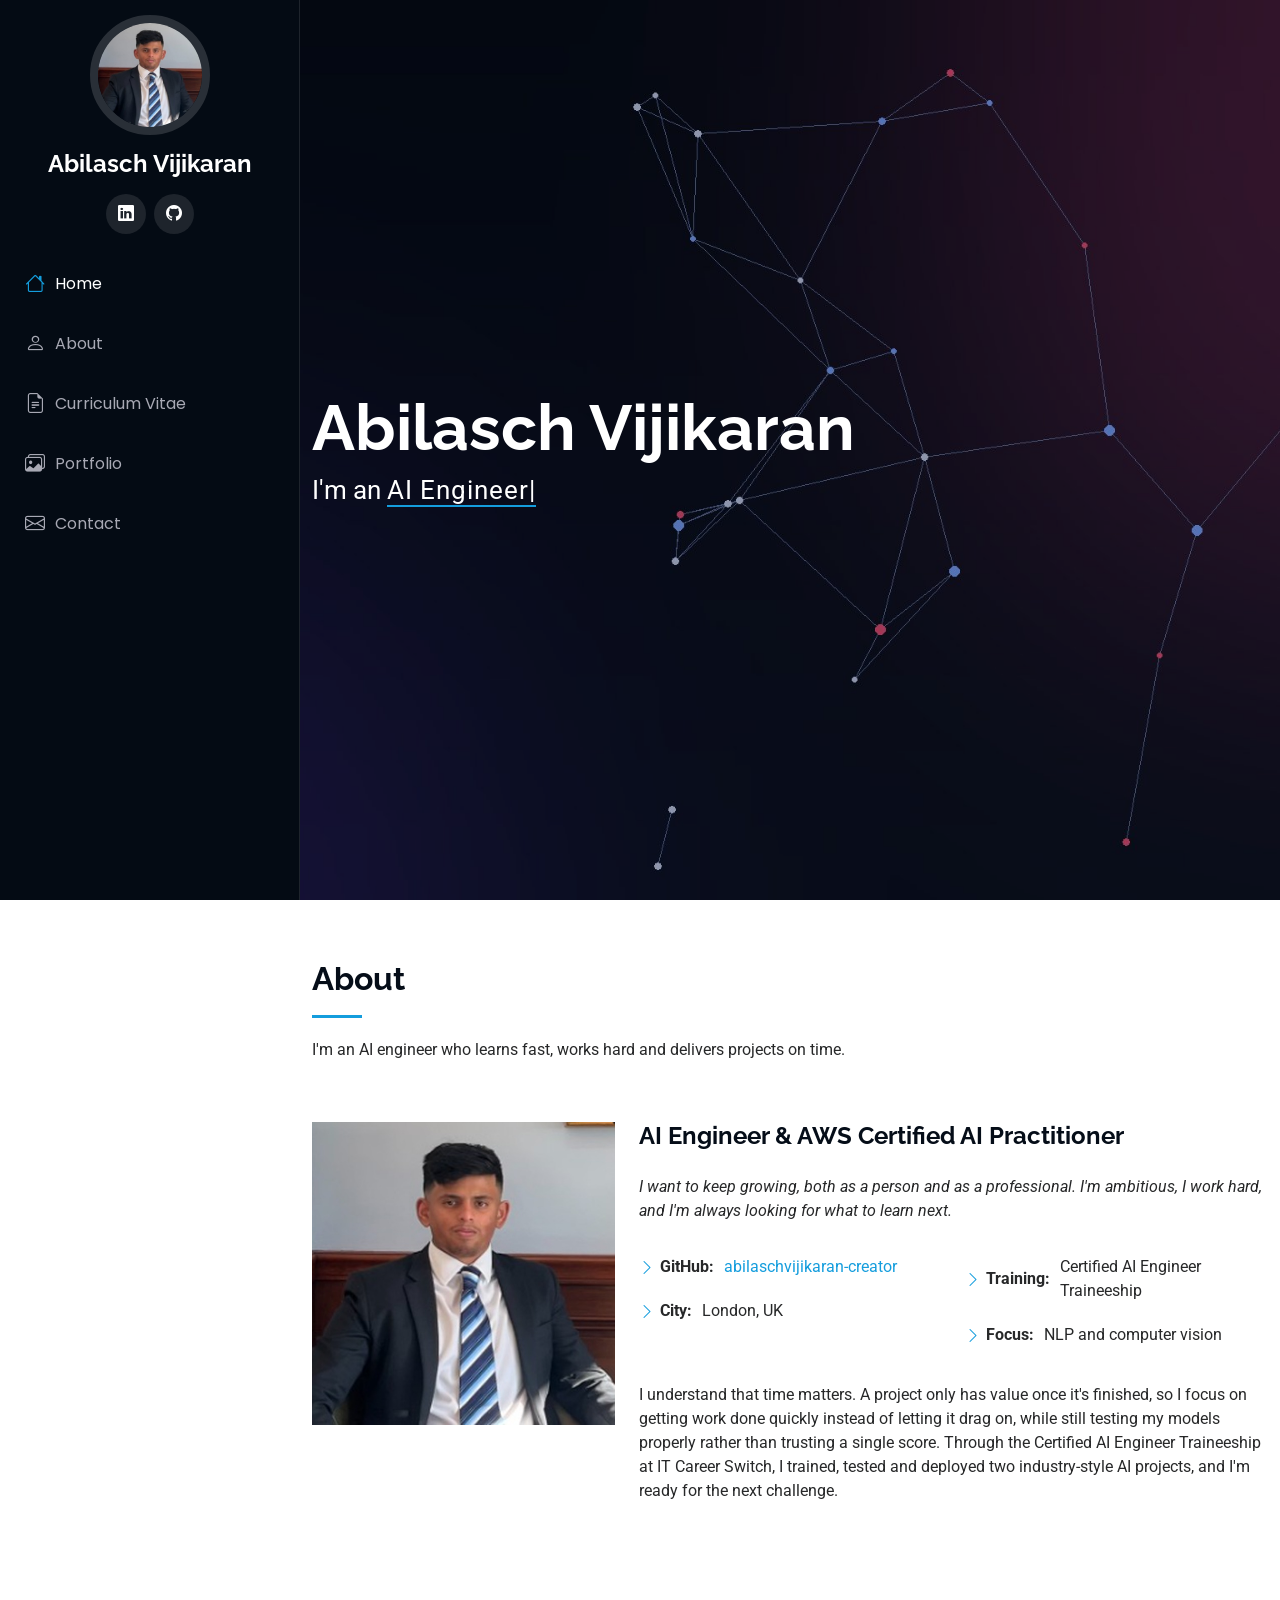
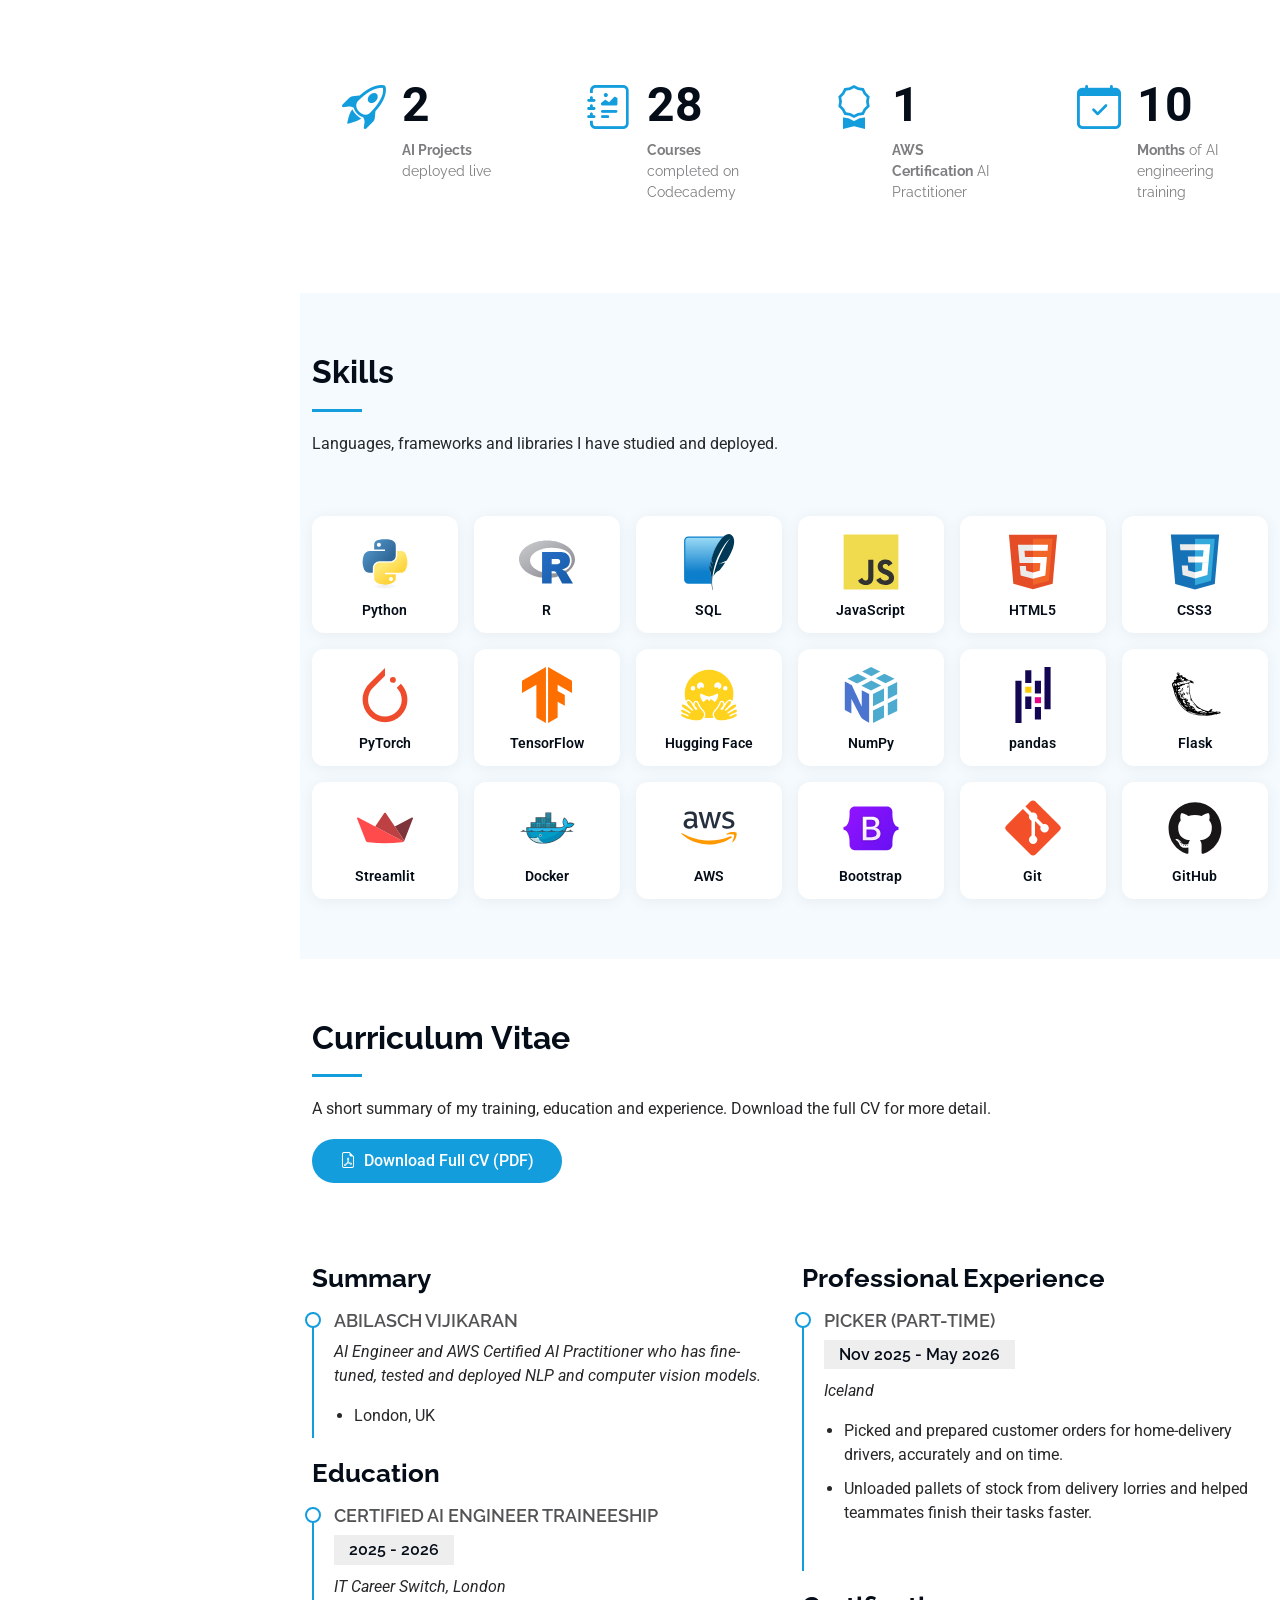
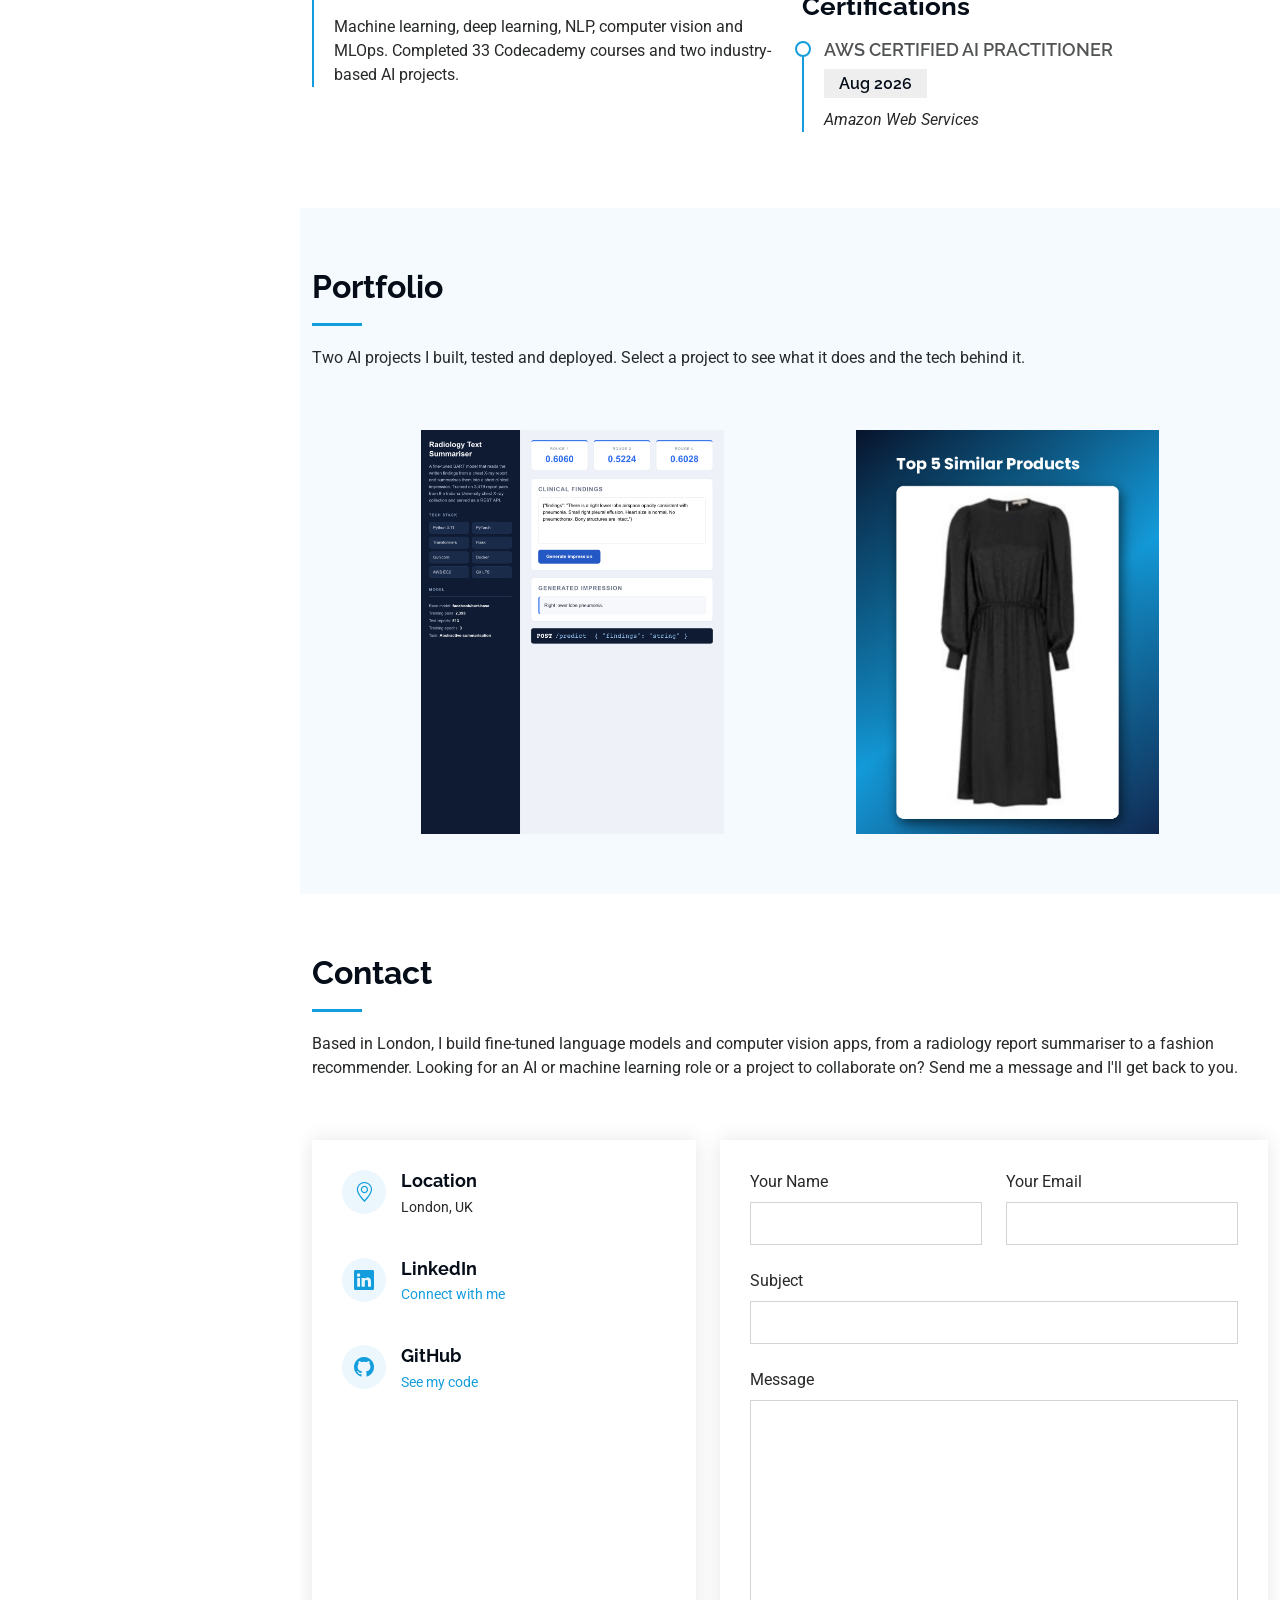
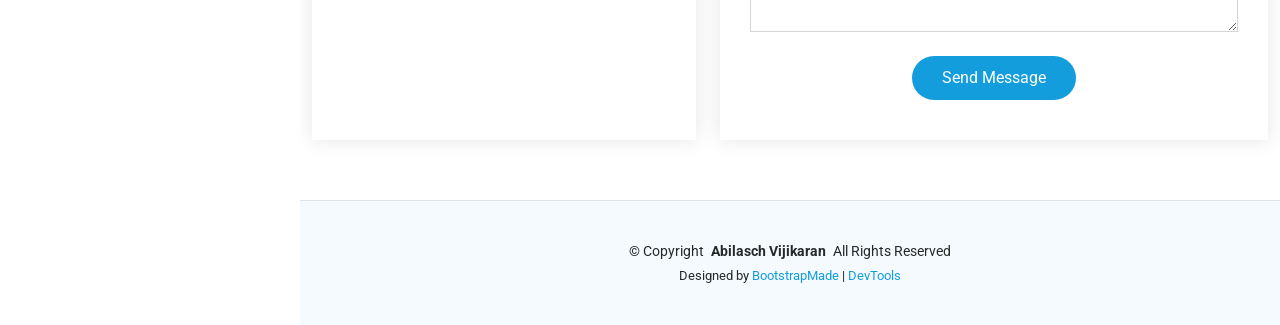
<file: showcase/iPortfolio/index.html>
<!DOCTYPE html>
<html lang="en-GB">

<head>
  <meta charset="utf-8">
  <meta content="width=device-width, initial-scale=1.0" name="viewport">
  <title>Abilasch Vijikaran | AI Engineer</title>
  <meta content="Portfolio of Abilasch Vijikaran, AI Engineer and AWS Certified AI Practitioner based in London." name="description">
  <meta content="AI engineer, machine learning, NLP, computer vision, PyTorch, Hugging Face, portfolio, London" name="keywords">

  <!-- Favicons -->
  <link href="assets/img/favicon.png" rel="icon">
  <link href="assets/img/apple-touch-icon.png" rel="apple-touch-icon">

  <!-- Fonts -->
  <link href="https://fonts.googleapis.com" rel="preconnect">
  <link href="https://fonts.gstatic.com" rel="preconnect" crossorigin>
  <link href="https://fonts.googleapis.com/css2?family=Roboto:ital,wght@0,100;0,300;0,400;0,500;0,700;0,900;1,100;1,300;1,400;1,500;1,700;1,900&family=Poppins:ital,wght@0,100;0,200;0,300;0,400;0,500;0,600;0,700;0,800;0,900;1,100;1,200;1,300;1,400;1,500;1,600;1,700;1,800;1,900&family=Raleway:ital,wght@0,100;0,200;0,300;0,400;0,500;0,600;0,700;0,800;0,900;1,100;1,200;1,300;1,400;1,500;1,600;1,700;1,800;1,900&display=swap" rel="stylesheet">

  <!-- Vendor CSS Files -->
  <link href="assets/vendor/bootstrap/css/bootstrap.min.css" rel="stylesheet">
  <link href="assets/vendor/bootstrap-icons/bootstrap-icons.css" rel="stylesheet">
  <link href="assets/vendor/aos/aos.css" rel="stylesheet">
  <link href="assets/vendor/glightbox/css/glightbox.min.css" rel="stylesheet">
  <link href="assets/vendor/swiper/swiper-bundle.min.css" rel="stylesheet">

  <!-- Main CSS File -->
  <link href="assets/css/main.css" rel="stylesheet">
  <!-- Custom CSS (logo grid, CV timeline, project modals) -->
  <link href="assets/css/custom.css" rel="stylesheet">

  <!-- =======================================================
  * Template Name: iPortfolio
  * Template URL: https://bootstrapmade.com/iportfolio-bootstrap-portfolio-websites-template/
  * Updated: Jun 29 2024 with Bootstrap v5.3.3
  * Author: BootstrapMade.com
  * License: https://bootstrapmade.com/license/
  * Customised by Abilasch Vijikaran
  ======================================================== -->
</head>

<body class="index-page">

  <header id="header" class="header dark-background d-flex flex-column">
    <i class="header-toggle d-xl-none bi bi-list"></i>

    <div class="profile-img">
      <img src="assets/img/profile.jpg" alt="Abilasch Vijikaran" class="img-fluid rounded-circle">
    </div>

    <a href="index.html" class="logo d-flex align-items-center justify-content-center">
      <h1 class="sitename">Abilasch Vijikaran</h1>
    </a>

    <div class="social-links text-center">
      <a href="https://www.linkedin.com/in/abilasch-vijikaran-117aa824a/" class="linkedin" target="_blank" rel="noopener noreferrer" aria-label="LinkedIn"><i class="bi bi-linkedin"></i></a>
      <a href="https://github.com/abilaschvijikaran-creator" class="github" target="_blank" rel="noopener noreferrer" aria-label="GitHub"><i class="bi bi-github"></i></a>
    </div>

    <nav id="navmenu" class="navmenu">
      <ul>
        <li><a href="#hero" class="active"><i class="bi bi-house navicon"></i>Home</a></li>
        <li><a href="#about"><i class="bi bi-person navicon"></i> About</a></li>
        <li><a href="#cv"><i class="bi bi-file-earmark-text navicon"></i> Curriculum Vitae</a></li>
        <li><a href="#portfolio"><i class="bi bi-images navicon"></i> Portfolio</a></li>
        <li><a href="#contact"><i class="bi bi-envelope navicon"></i> Contact</a></li>
      </ul>
    </nav>

  </header>

  <main class="main">

    <!-- Hero Section -->
    <section id="hero" class="hero section dark-background">

      <img src="assets/img/hero-bg-abz.jpg" alt="" data-aos="fade-in" class="">

      <div class="container" data-aos="fade-up" data-aos-delay="100">
        <h2>Abilasch Vijikaran</h2>
        <p>I'm an <span class="typed" data-typed-items="AI Engineer, ML Engineer, AWS Certified AI Practitioner">AI Engineer</span></p>
      </div>

    </section><!-- /Hero Section -->

    <!-- About Section -->
    <section id="about" class="about section">

      <!-- Section Title -->
      <div class="container section-title" data-aos="fade-up">
        <h2>About</h2>
        <p>I'm an AI engineer who learns fast, works hard and delivers projects on time.</p>
      </div><!-- End Section Title -->

      <div class="container" data-aos="fade-up" data-aos-delay="100">

        <div class="row gy-4 justify-content-center">
          <div class="col-lg-4">
            <img src="assets/img/profile.jpg" class="img-fluid" alt="Abilasch Vijikaran">
          </div>
          <div class="col-lg-8 content">
            <h2>AI Engineer &amp; AWS Certified AI Practitioner</h2>
            <p class="fst-italic py-3">
              I want to keep growing, both as a person and as a professional. I'm ambitious, I work hard, and I'm always looking for what to learn next.
            </p>
            <div class="row">
              <div class="col-lg-6">
                <ul>
                  <li><i class="bi bi-chevron-right"></i> <strong>GitHub:</strong> <span><a href="https://github.com/abilaschvijikaran-creator" target="_blank" rel="noopener noreferrer">abilaschvijikaran-creator</a></span></li>
                  <li><i class="bi bi-chevron-right"></i> <strong>City:</strong> <span>London, UK</span></li>
                </ul>
              </div>
              <div class="col-lg-6">
                <ul>
                  <li><i class="bi bi-chevron-right"></i> <strong>Training:</strong> <span>Certified AI Engineer Traineeship</span></li>
                  <li><i class="bi bi-chevron-right"></i> <strong>Focus:</strong> <span>NLP and computer vision</span></li>
                </ul>
              </div>
            </div>
            <p class="py-3">
              I understand that time matters. A project only has value once it's finished, so I focus on getting work done quickly instead of letting it drag on, while still testing my models properly rather than trusting a single score. Through the Certified AI Engineer Traineeship at IT Career Switch, I trained, tested and deployed two industry-style AI projects, and I'm ready for the next challenge.
            </p>
          </div>
        </div>

      </div>

    </section><!-- /About Section -->

    <!-- Stats Section -->
    <section id="stats" class="stats section">

      <div class="container" data-aos="fade-up" data-aos-delay="100">

        <div class="row gy-4">

          <div class="col-lg-3 col-md-6">
            <div class="stats-item">
              <i class="bi bi-rocket-takeoff"></i>
              <span data-purecounter-start="0" data-purecounter-end="2" data-purecounter-duration="1" class="purecounter"></span>
              <p><strong>AI Projects</strong> <span>deployed live</span></p>
            </div>
          </div><!-- End Stats Item -->

          <div class="col-lg-3 col-md-6">
            <div class="stats-item">
              <i class="bi bi-journal-richtext"></i>
              <span data-purecounter-start="0" data-purecounter-end="33" data-purecounter-duration="1" class="purecounter"></span>
              <p><strong>Courses</strong> <span>completed on Codecademy</span></p>
            </div>
          </div><!-- End Stats Item -->

          <div class="col-lg-3 col-md-6">
            <div class="stats-item">
              <i class="bi bi-award"></i>
              <span data-purecounter-start="0" data-purecounter-end="1" data-purecounter-duration="1" class="purecounter"></span>
              <p><strong>AWS Certification</strong> <span>AI Practitioner</span></p>
            </div>
          </div><!-- End Stats Item -->

          <div class="col-lg-3 col-md-6">
            <div class="stats-item">
              <i class="bi bi-calendar-check"></i>
              <span data-purecounter-start="0" data-purecounter-end="12" data-purecounter-duration="1" class="purecounter"></span>
              <p><strong>Months</strong> <span>of AI engineering training</span></p>
            </div>
          </div><!-- End Stats Item -->

        </div>

      </div>

    </section><!-- /Stats Section -->

    <!-- Skills Section (rating bars replaced with a grid of official logos) -->
    <section id="skills" class="skills section light-background">

      <!-- Section Title -->
      <div class="container section-title" data-aos="fade-up">
        <h2>Skills</h2>
        <p>Languages, frameworks and libraries I have studied and deployed.</p>
      </div><!-- End Section Title -->

      <div class="container" data-aos="fade-up" data-aos-delay="100">

        <div class="row row-cols-3 row-cols-sm-4 row-cols-lg-6 g-3 logo-grid">
          <div class="col"><div class="logo-card"><img src="assets/img/logos/python.svg" alt="Python logo"><span>Python</span></div></div>
          <div class="col"><div class="logo-card"><img src="assets/img/logos/r.svg" alt="R logo"><span>R</span></div></div>
          <div class="col"><div class="logo-card"><img src="assets/img/logos/sqlite.svg" alt="SQLite logo"><span>SQL</span></div></div>
          <div class="col"><div class="logo-card"><img src="assets/img/logos/javascript.svg" alt="JavaScript logo"><span>JavaScript</span></div></div>
          <div class="col"><div class="logo-card"><img src="assets/img/logos/html5.svg" alt="HTML5 logo"><span>HTML5</span></div></div>
          <div class="col"><div class="logo-card"><img src="assets/img/logos/css3.svg" alt="CSS3 logo"><span>CSS3</span></div></div>
          <div class="col"><div class="logo-card"><img src="assets/img/logos/pytorch.svg" alt="PyTorch logo"><span>PyTorch</span></div></div>
          <div class="col"><div class="logo-card"><img src="assets/img/logos/tensorflow.svg" alt="TensorFlow logo"><span>TensorFlow</span></div></div>
          <div class="col"><div class="logo-card"><img src="assets/img/logos/huggingface.svg" alt="Hugging Face logo"><span>Hugging Face</span></div></div>
          <div class="col"><div class="logo-card"><img src="assets/img/logos/numpy.svg" alt="NumPy logo"><span>NumPy</span></div></div>
          <div class="col"><div class="logo-card"><img src="assets/img/logos/pandas.svg" alt="pandas logo"><span>pandas</span></div></div>
          <div class="col"><div class="logo-card"><img src="assets/img/logos/flask.svg" alt="Flask logo"><span>Flask</span></div></div>
          <div class="col"><div class="logo-card"><img src="assets/img/logos/streamlit.svg" alt="Streamlit logo"><span>Streamlit</span></div></div>
          <div class="col"><div class="logo-card"><img src="assets/img/logos/docker.svg" alt="Docker logo"><span>Docker</span></div></div>
          <div class="col"><div class="logo-card"><img src="assets/img/logos/aws.svg" alt="AWS logo"><span>AWS</span></div></div>
          <div class="col"><div class="logo-card"><img src="assets/img/logos/bootstrap.svg" alt="Bootstrap logo"><span>Bootstrap</span></div></div>
          <div class="col"><div class="logo-card"><img src="assets/img/logos/git.svg" alt="Git logo"><span>Git</span></div></div>
          <div class="col"><div class="logo-card"><img src="assets/img/logos/github.svg" alt="GitHub logo"><span>GitHub</span></div></div>
        </div>

      </div>

    </section><!-- /Skills Section -->

    <!-- Curriculum Vitae Section -->
    <section id="cv" class="cv section">

      <!-- Section Title -->
      <div class="container section-title" data-aos="fade-up">
        <h2>Curriculum Vitae</h2>
        <p>A short summary of my training, education and experience. Download the full CV for more detail.</p>
        <a href="assets/cv/Abilasch_Vijikaran_CV.pdf" target="_blank" rel="noopener" download="Abilasch_Vijikaran_CV.pdf" class="btn-cv">
          <i class="bi bi-file-earmark-pdf"></i> Download Full CV (PDF)
        </a>
      </div><!-- End Section Title -->

      <div class="container">

        <div class="row">

          <div class="col-lg-6" data-aos="fade-up" data-aos-delay="100">
            <h3 class="cv-title">Summary</h3>

            <div class="cv-item pb-0">
              <h4>Abilasch Vijikaran</h4>
              <p><em>AI Engineer and AWS Certified AI Practitioner who has fine-tuned, tested and deployed NLP and computer vision models.</em></p>
              <ul>
                <li>London, UK</li>
              </ul>
            </div><!-- End CV Item -->

            <h3 class="cv-title">Education</h3>
            <div class="cv-item">
              <h4>Certified AI Engineer Traineeship</h4>
              <h5>2025 - 2026</h5>
              <p><em>IT Career Switch, London</em></p>
              <p>Machine learning, deep learning, NLP, computer vision and MLOps. Completed 33 Codecademy courses and two industry-based AI projects.</p>
            </div><!-- End CV Item -->

          </div>

          <div class="col-lg-6" data-aos="fade-up" data-aos-delay="200">
            <h3 class="cv-title">Professional Experience</h3>
            <div class="cv-item">
              <h4>Picker (part-time)</h4>
              <h5>Nov 2025 - May 2026</h5>
              <p><em>Iceland</em></p>
              <ul>
                <li>Picked and prepared customer orders for home-delivery drivers, accurately and on time.</li>
                <li>Unloaded pallets of stock from delivery lorries and helped teammates finish their tasks faster.</li>
              </ul>
            </div><!-- End CV Item -->

            <h3 class="cv-title">Certifications</h3>
            <div class="cv-item">
              <h4>AWS Certified AI Practitioner</h4>
              <h5>Aug 2026</h5>
              <p><em>Amazon Web Services</em></p>
            </div><!-- End CV Item -->

          </div>

        </div>

      </div>

    </section><!-- /Curriculum Vitae Section -->

    <!-- Portfolio Section (filter widget removed; details open in modals) -->
    <section id="portfolio" class="portfolio section light-background">

      <!-- Section Title -->
      <div class="container section-title" data-aos="fade-up">
        <h2>Portfolio</h2>
        <p>Two AI projects I built, tested and deployed. Select a project to see what it does and the tech behind it.</p>
      </div><!-- End Section Title -->

      <div class="container">

        <div class="row gy-4 justify-content-evenly" data-aos="fade-up" data-aos-delay="200">

          <div class="col-lg-4 col-md-6 portfolio-item">
            <div class="portfolio-content h-100">
              <img src="assets/img/portfolio/summariser.png" class="img-fluid" alt="Radiology Report Summariser mobile screenshot">
              <div class="portfolio-info">
                <h4>Radiology Report Summariser</h4>
                <p>Fine-tuned BART · Flask API on AWS</p>
                <a href="assets/img/portfolio/summariser.png" title="Radiology Report Summariser" data-gallery="portfolio-gallery" class="glightbox preview-link"><i class="bi bi-zoom-in"></i></a>
                <a href="#" title="More Details" class="details-link" data-bs-toggle="modal" data-bs-target="#modal-summariser"><i class="bi bi-link-45deg"></i></a>
              </div>
            </div>
          </div><!-- End Portfolio Item -->

          <div class="col-lg-4 col-md-6 portfolio-item">
            <div class="portfolio-content h-100">
              <img src="assets/img/portfolio/fashion.png" class="img-fluid" alt="Visual Fashion Recommender mobile screenshot">
              <div class="portfolio-info">
                <h4>Visual Fashion Recommender</h4>
                <p>ResNet50 · PyTorch · Streamlit</p>
                <a href="assets/img/portfolio/fashion.png" title="Visual Fashion Recommender" data-gallery="portfolio-gallery" class="glightbox preview-link"><i class="bi bi-zoom-in"></i></a>
                <a href="#" title="More Details" class="details-link" data-bs-toggle="modal" data-bs-target="#modal-fashion"><i class="bi bi-link-45deg"></i></a>
              </div>
            </div>
          </div><!-- End Portfolio Item -->

        </div>

      </div>

    </section><!-- /Portfolio Section -->

    <!-- Contact Section -->
    <section id="contact" class="contact section">

      <!-- Section Title -->
      <div class="container section-title" data-aos="fade-up">
        <h2>Contact</h2>
        <p>Based in London, I build fine-tuned language models and computer vision apps, from a radiology report summariser to a fashion recommender. Looking for an AI or machine learning role or a project to collaborate on? Send me a message and I'll get back to you.</p>
      </div><!-- End Section Title -->

      <div class="container" data-aos="fade-up" data-aos-delay="100">

        <div class="row gy-4">

          <div class="col-lg-5">

            <div class="info-wrap">
              <div class="info-item d-flex" data-aos="fade-up" data-aos-delay="200">
                <i class="bi bi-geo-alt flex-shrink-0"></i>
                <div>
                  <h3>Location</h3>
                  <p>London, UK</p>
                </div>
              </div><!-- End Info Item -->

              <div class="info-item d-flex" data-aos="fade-up" data-aos-delay="300">
                <i class="bi bi-linkedin flex-shrink-0"></i>
                <div>
                  <h3>LinkedIn</h3>
                  <p><a href="https://www.linkedin.com/in/abilasch-vijikaran-117aa824a/" target="_blank" rel="noopener noreferrer">Connect with me</a></p>
                </div>
              </div><!-- End Info Item -->

              <div class="info-item d-flex" data-aos="fade-up" data-aos-delay="400">
                <i class="bi bi-github flex-shrink-0"></i>
                <div>
                  <h3>GitHub</h3>
                  <p><a href="https://github.com/abilaschvijikaran-creator" target="_blank" rel="noopener noreferrer">See my code</a></p>
                </div>
              </div><!-- End Info Item -->

              <iframe src="https://maps.google.com/maps?q=London,%20UK&z=11&output=embed" title="Map of London" frameborder="0" style="border:0; width: 100%; height: 270px;" allowfullscreen="" loading="lazy" referrerpolicy="no-referrer-when-downgrade"></iframe>
            </div>
          </div>

          <div class="col-lg-7">
            <!-- Sends through Web3Forms (free, no server needed). Paste your access key below. -->
            <form id="contact-form" action="https://api.web3forms.com/submit" method="post" class="php-email-form" data-aos="fade-up" data-aos-delay="200">
              <input type="hidden" name="access_key" value="e33e0313-50fe-4f48-9e7e-3c7fc26d03a6">
              <input type="hidden" name="from_name" value="Portfolio website">
              <input type="checkbox" name="botcheck" class="d-none" tabindex="-1" autocomplete="off">
              <div class="row gy-4">

                <div class="col-md-6">
                  <label for="name-field" class="pb-2">Your Name</label>
                  <input type="text" name="name" id="name-field" class="form-control" required="">
                </div>

                <div class="col-md-6">
                  <label for="email-field" class="pb-2">Your Email</label>
                  <input type="email" class="form-control" name="email" id="email-field" required="">
                </div>

                <div class="col-md-12">
                  <label for="subject-field" class="pb-2">Subject</label>
                  <input type="text" class="form-control" name="subject" id="subject-field" required="">
                </div>

                <div class="col-md-12">
                  <label for="message-field" class="pb-2">Message</label>
                  <textarea class="form-control" name="message" rows="10" id="message-field" required=""></textarea>
                </div>

                <div class="col-md-12 text-center">
                  <div class="loading">Loading</div>
                  <div class="error-message"></div>
                  <div class="sent-message">Your message has been sent. Thank you!</div>

                  <button type="submit">Send Message</button>
                </div>

              </div>
            </form>
          </div><!-- End Contact Form -->

        </div>

      </div>

    </section><!-- /Contact Section -->

  </main>

  <footer id="footer" class="footer position-relative light-background">

    <div class="container">
      <div class="copyright text-center ">
        <p>© <span>Copyright</span> <strong class="px-1 sitename">Abilasch Vijikaran</strong> <span>All Rights Reserved</span></p>
      </div>
      <div class="credits">
        <!-- All the links in the footer should remain intact. -->
        <!-- You can delete the links only if you've purchased the pro version. -->
        <!-- Licensing information: https://bootstrapmade.com/license/ -->
        Designed by <a href="https://bootstrapmade.com/" target="_blank" rel="noopener noreferrer">BootstrapMade</a> | <a href="https://bootstrapmade.com/tools/" target="_blank" rel="noopener noreferrer">DevTools</a>
      </div>
    </div>

  </footer>

  <!-- ===== Project Modals (project details open here instead of a new page) ===== -->
  <div class="modal fade project-modal" id="modal-summariser" tabindex="-1" aria-labelledby="modal-summariser-title" aria-hidden="true">
    <div class="modal-dialog modal-dialog-centered modal-lg">
      <div class="modal-content">
        <div class="modal-header">
          <h3 class="modal-title" id="modal-summariser-title">Radiology Report Summariser</h3>
          <button type="button" class="btn-close" data-bs-dismiss="modal" aria-label="Close"></button>
        </div>
        <div class="modal-body">
          <div class="row g-4">
            <div class="col-md-4 text-center"><img src="assets/img/portfolio/summariser.png" class="modal-shot" alt="Radiology Report Summariser mobile screenshot"></div>
            <div class="col-md-8">
              <p>A fine-tuned language model that turns chest X-ray findings into short radiology summaries, served through a live API.</p>
              <ul>
                <li>Fine-tuned BART on 2,393 chest X-ray findings and impression pairs.</li>
                <li>ROUGE-1 F1 of 0.61 on held-out test data, against a 0.30 target.</li>
                <li>Found and documented a bias towards "no acute findings" on abnormal reports.</li>
              </ul>
              <h4>Tech stack</h4>
              <div class="stack"><span>Python</span><span>PyTorch</span><span>Hugging Face Transformers</span><span>BART</span><span>Flask</span><span>Gunicorn</span><span>Docker</span><span>AWS EC2</span><span>Git LFS</span></div>
              <a href="http://13.63.6.159:5000" target="_blank" rel="noopener noreferrer" class="btn-cv btn-live"><i class="bi bi-box-arrow-up-right"></i> Live demo</a>
            </div>
          </div>
        </div>
      </div>
    </div>
  </div>

  <div class="modal fade project-modal" id="modal-fashion" tabindex="-1" aria-labelledby="modal-fashion-title" aria-hidden="true">
    <div class="modal-dialog modal-dialog-centered modal-lg">
      <div class="modal-content">
        <div class="modal-header">
          <h3 class="modal-title" id="modal-fashion-title">Visual Fashion Recommender</h3>
          <button type="button" class="btn-close" data-bs-dismiss="modal" aria-label="Close"></button>
        </div>
        <div class="modal-body">
          <div class="row g-4">
            <div class="col-md-4 text-center"><img src="assets/img/portfolio/fashion-app.png" class="modal-shot" alt="Visual Fashion Recommender mobile screenshot"></div>
            <div class="col-md-8">
              <p>Upload a photo of clothing and get the five most visually similar products, ranked by cosine similarity.</p>
              <ul>
                <li>Turns images into ResNet50 embeddings and compares them with cosine similarity.</li>
                <li>Cleaned the dataset by removing invalid and duplicate images.</li>
                <li>Top matches scored above 0.9 in my tests, against a 0.7 target.</li>
              </ul>
              <h4>Tech stack</h4>
              <div class="stack"><span>Python</span><span>PyTorch</span><span>torchvision</span><span>ResNet50</span><span>Streamlit</span><span>Hugging Face</span></div>
              <a href="https://abilaschvijikaran-b7brzhodzpjrgjkozgy2ch.streamlit.app/" target="_blank" rel="noopener noreferrer" class="btn-cv btn-live"><i class="bi bi-box-arrow-up-right"></i> Live demo</a>
            </div>
          </div>
        </div>
      </div>
    </div>
  </div>

  <!-- Scroll Top -->
  <a href="#" id="scroll-top" class="scroll-top d-flex align-items-center justify-content-center" aria-label="Back to top"><i class="bi bi-arrow-up-short"></i></a>

  <!-- Preloader -->
  <div id="preloader"></div>

  <!-- Vendor JS Files -->
  <script src="assets/vendor/bootstrap/js/bootstrap.bundle.min.js"></script>
  <script src="assets/vendor/aos/aos.js"></script>
  <script src="assets/vendor/typed.js/typed.umd.js"></script>
  <script src="assets/vendor/purecounter/purecounter_vanilla.js"></script>
  <script src="assets/vendor/waypoints/noframework.waypoints.js"></script>
  <script src="assets/vendor/glightbox/js/glightbox.min.js"></script>
  <script src="assets/vendor/imagesloaded/imagesloaded.pkgd.min.js"></script>
  <script src="assets/vendor/isotope-layout/isotope.pkgd.min.js"></script>
  <script src="assets/vendor/swiper/swiper-bundle.min.js"></script>

  <!-- Main JS File -->
  <script src="assets/js/main.js"></script>
  <!-- Custom JS (new-tab links, working contact form) -->
  <script src="assets/js/custom.js"></script>

</body>

</html>
</file>
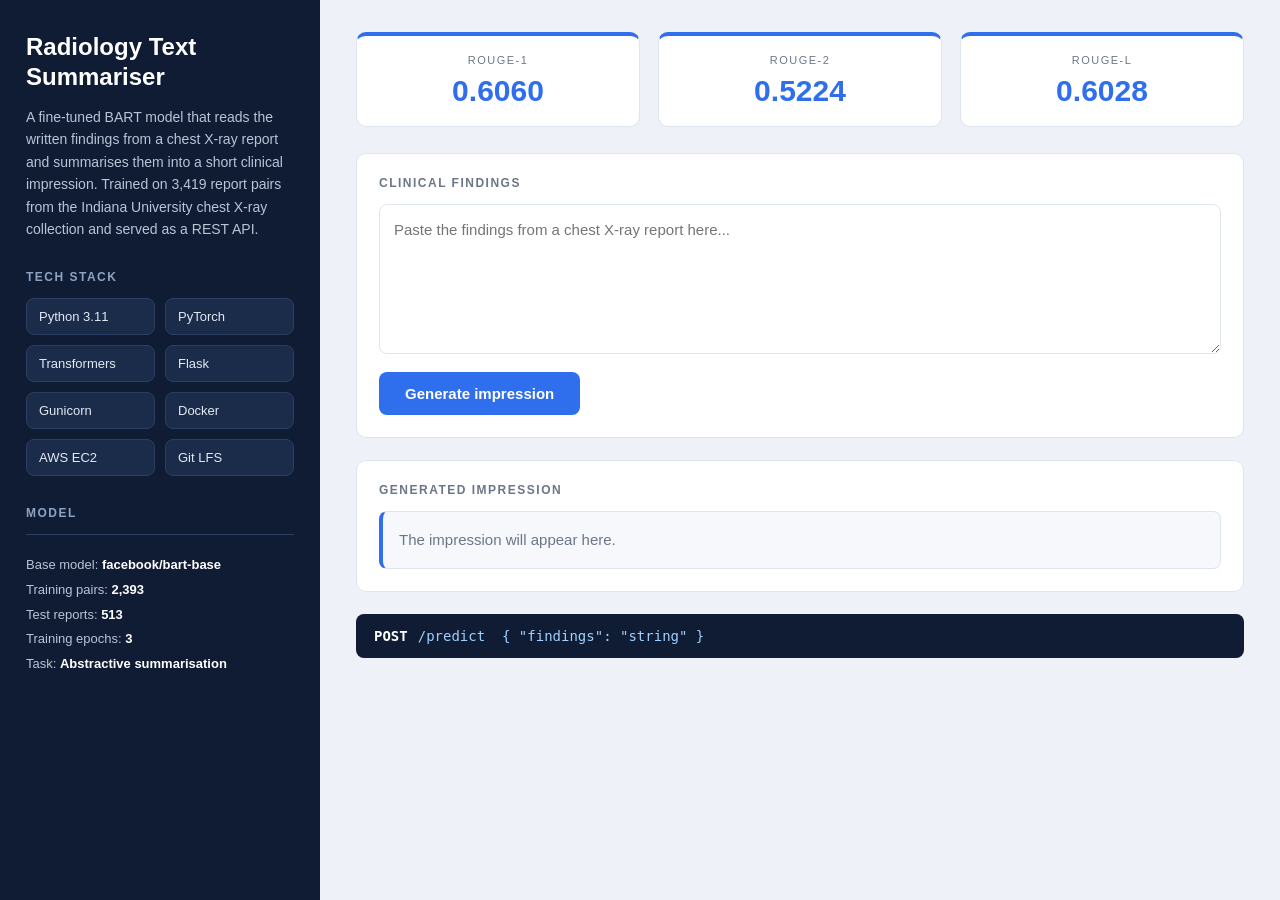
<file: src/templates/index.html>
<!DOCTYPE html>
<html>
<head>
    <title>Radiology Text Summariser</title>

    <style>
        /* ---------- colours used across the page ---------- */
        :root {
            --navy:      #0f1c33;   
            --navy-soft: #1b2c4a;   
            --blue:      #2f6fed;   
            --blue-dark: #2458c4;   
            --page-bg:   #eef2f8;   
            --card:      #ffffff;
            --text:      #1a1f2b;   
            --muted:     #6b7688;   
            --line:      #dfe5ef;  
        }

        * { box-sizing: border-box; }

        body {
            font-family: "Segoe UI", Arial, sans-serif;
            margin: 0;
            background-color: var(--page-bg);
            color: var(--text);
        }

        /* ---------- two column layout: sidebar + main area ---------- */
        .layout {
            display: flex;
            min-height: 100vh;
        }

        /* ---------- LEFT SIDEBAR ---------- */
        .sidebar {
            width: 320px;
            background-color: var(--navy);
            color: #ffffff;
            padding: 32px 26px;
            flex-shrink: 0;
        }

        .sidebar h1 {
            font-size: 24px;
            margin: 0 0 14px 0;
            line-height: 1.25;
        }

        .sidebar .description {
            font-size: 14px;
            line-height: 1.6;
            color: #b9c4d6;
            margin-bottom: 30px;
        }

        .sidebar h2 {
            font-size: 12px;
            letter-spacing: 1.5px;
            text-transform: uppercase;
            color: #8ea3c4;
            margin: 0 0 14px 0;
        }

        /* the tech stack items, two per row */
        .stack {
            display: grid;
            grid-template-columns: 1fr 1fr;
            gap: 10px;
            margin-bottom: 30px;
        }

        .stack-item {
            background-color: var(--navy-soft);
            border: 1px solid #2c3f63;
            border-radius: 8px;
            padding: 10px 12px;
            font-size: 13px;
            color: #e3e9f4;
        }

        /* small details block at the bottom of the sidebar */
        .facts {
            font-size: 13px;
            line-height: 1.9;
            color: #b9c4d6;
            border-top: 1px solid #2c3f63;
            padding-top: 18px;
        }

        .facts span {
            color: #ffffff;
            font-weight: 600;
        }

        /* ---------- RIGHT MAIN AREA ---------- */
        .main {
            flex-grow: 1;
            padding: 32px 36px;
        }

        /* the three ROUGE score cards along the top */
        .scores {
            display: grid;
            grid-template-columns: 1fr 1fr 1fr;
            gap: 18px;
            margin-bottom: 26px;
        }

        .score-card {
            background-color: var(--card);
            border: 1px solid var(--line);
            border-top: 4px solid var(--blue);
            border-radius: 10px;
            padding: 18px;
            text-align: center;
        }

        .score-label {
            font-size: 11px;
            letter-spacing: 1.5px;
            text-transform: uppercase;
            color: var(--muted);
            margin-bottom: 8px;
        }

        .score-value {
            font-size: 30px;
            font-weight: 700;
            color: var(--blue);
        }

        /* white panels used for the input and the output */
        .panel {
            background-color: var(--card);
            border: 1px solid var(--line);
            border-radius: 10px;
            padding: 22px;
            margin-bottom: 22px;
        }

        .panel h2 {
            font-size: 12px;
            letter-spacing: 1.5px;
            text-transform: uppercase;
            color: var(--muted);
            margin: 0 0 14px 0;
        }

        textarea {
            width: 100%;
            height: 150px;
            padding: 14px;
            font-family: inherit;
            font-size: 15px;
            line-height: 1.5;
            border: 1px solid var(--line);
            border-radius: 8px;
            resize: vertical;
        }

        textarea:focus {
            outline: none;
            border-color: var(--blue);
        }

        button {
            margin-top: 14px;
            padding: 13px 26px;
            font-size: 15px;
            font-weight: 600;
            font-family: inherit;
            color: #ffffff;
            background-color: var(--blue);
            border: none;
            border-radius: 8px;
            cursor: pointer;
        }

        button:hover { background-color: var(--blue-dark); }

        /* the box the impression gets written into */
        .output-box {
            background-color: #f6f8fc;
            border: 1px solid var(--line);
            border-left: 4px solid var(--blue);
            border-radius: 8px;
            padding: 16px;
            font-size: 15px;
            line-height: 1.6;
            min-height: 56px;
            color: var(--text);
        }

        .placeholder { color: var(--muted); }

        /* red styling, only used when the API returns an error */
        .error-box {
            background-color: #fdf3f3;
            border: 1px solid #f3d4d4;
            border-left: 4px solid #d94b4b;
            border-radius: 8px;
            padding: 16px;
            font-size: 15px;
            color: #9e2b2b;
        }

        /* the small dark strip showing the API call */
        .api-snapshot {
            background-color: var(--navy);
            border-radius: 8px;
            padding: 14px 18px;
            font-family: Consolas, monospace;
            font-size: 14px;
            color: #9fd0ff;
        }

        .api-snapshot .method {
            color: #ffffff;
            font-weight: 700;
            margin-right: 10px;
        }

        /* stack the columns on a narrow screen */
        @media (max-width: 900px) {
            .layout { flex-direction: column; }
            .sidebar { width: 100%; }
            .scores { grid-template-columns: 1fr; }
        }
    </style>
</head>

<body>

<div class="layout">

    <!-- ==================== LEFT SIDEBAR ==================== -->
    <div class="sidebar">

        <h1>Radiology Text Summariser</h1>

        <p class="description">
            A fine-tuned BART model that reads the written findings from a chest X-ray
            report and summarises them into a short clinical impression. Trained on
            3,419 report pairs from the Indiana University chest X-ray collection and
            served as a REST API.
        </p>

        <h2>Tech stack</h2>
        <div class="stack">
            <div class="stack-item">Python 3.11</div>
            <div class="stack-item">PyTorch</div>
            <div class="stack-item">Transformers</div>
            <div class="stack-item">Flask</div>
            <div class="stack-item">Gunicorn</div>
            <div class="stack-item">Docker</div>
            <div class="stack-item">AWS EC2</div>
            <div class="stack-item">Git LFS</div>
        </div>

        <h2>Model</h2>
        <div class="facts">
            Base model: <span>facebook/bart-base</span><br>
            Training pairs: <span>2,393</span><br>
            Test reports: <span>513</span><br>
            Training epochs: <span>3</span><br>
            Task: <span>Abstractive summarisation</span>
        </div>

    </div>

    <!-- ==================== RIGHT MAIN AREA ==================== -->
    <div class="main">

        <!-- the three ROUGE scores from evaluate_model.py -->
        <div class="scores">

            <div class="score-card">
                <div class="score-label">ROUGE-1</div>
                <div class="score-value">0.6060</div>
            </div>

            <div class="score-card">
                <div class="score-label">ROUGE-2</div>
                <div class="score-value">0.5224</div>
            </div>

            <div class="score-card">
                <div class="score-label">ROUGE-L</div>
                <div class="score-value">0.6028</div>
            </div>

        </div>

        <!-- where the user types the findings -->
        <div class="panel">
            <h2>Clinical findings</h2>
            <textarea id="findings" placeholder="Paste the findings from a chest X-ray report here..."></textarea>
            <button onclick="getImpression()">Generate impression</button>
        </div>

        <!-- where the model's answer gets written -->
        <div class="panel">
            <h2>Generated impression</h2>
            <div id="result">
                <div class="output-box placeholder">The impression will appear here.</div>
            </div>
        </div>

        <!-- a reminder of what the page is actually calling -->
        <div class="api-snapshot">
            <span class="method">POST</span>/predict &nbsp;{ "findings": "string" }
        </div>

    </div>

</div>

<script>

    function getImpression() {

        // get whatever the user typed in the box
        var findingsText = document.getElementById("findings").value;
        var resultBox = document.getElementById("result");

        // let the user know something is happening
        resultBox.innerHTML = "<div class='output-box placeholder'>Generating impression, please wait...</div>";

        // send the findings to the /predict endpoint
        fetch("/predict", {
            method: "POST",
            headers: { "Content-Type": "application/json" },
            body: JSON.stringify({ findings: findingsText })
        })
        .then(function (response) {
            return response.json();
        })
        .then(function (data) {

            // if the API sent back an error, show that instead
            if (data.error) {
                resultBox.innerHTML = "<div class='error-box'><b>Error:</b> " + data.error + "</div>";
            } else {
                resultBox.innerHTML = "<div class='output-box'>" + data.impression + "</div>";
            }
        })
        .catch(function (error) {
            resultBox.innerHTML = "<div class='error-box'>Could not reach the API. Is the server running?</div>";
        });
    }

</script>

</body>
</html>
</file>
<file: showcase/iPortfolio/assets/css/custom.css>
/*--------------------------------------------------------------
# Custom styles for Abilasch Vijikaran's portfolio
# Loaded after main.css; uses the template's colour variables.
--------------------------------------------------------------*/

/* ---------- CV download button ---------- */
.btn-cv {
  display: inline-flex;
  align-items: center;
  gap: 8px;
  margin-top: 24px;
  padding: 10px 28px;
  border-radius: 50px;
  background: var(--accent-color, #149ddd);
  color: var(--contrast-color, #fff);
  font-weight: 500;
  text-decoration: none;
  transition: 0.3s;
}

.btn-cv:hover {
  background: color-mix(in srgb, var(--accent-color, #149ddd), transparent 20%);
  color: var(--contrast-color, #fff);
}

/* ---------- Skills: responsive grid of official logos ---------- */
.logo-card {
  height: 100%;
  background: var(--surface-color, #fff);
  border-radius: 12px;
  padding: 18px 8px 12px;
  display: flex;
  flex-direction: column;
  align-items: center;
  justify-content: center;
  gap: 10px;
  box-shadow: 0 2px 15px rgba(0, 0, 0, 0.06);
  transition: transform 0.3s, box-shadow 0.3s;
}

.logo-card:hover {
  transform: translateY(-4px);
  box-shadow: 0 8px 25px rgba(0, 0, 0, 0.12);
}

.logo-card img {
  width: 56px;
  height: 56px;
  object-fit: contain;
}

.logo-card span {
  font-size: 14px;
  font-weight: 600;
  text-align: center;
  color: var(--heading-color, #050d18);
}

/* ---------- Curriculum Vitae timeline ---------- */
.cv .cv-title {
  color: var(--heading-color, #050d18);
  font-size: 26px;
  font-weight: 700;
  margin-top: 20px;
  margin-bottom: 20px;
}

.cv .cv-item {
  padding: 0 0 20px 20px;
  margin-top: -2px;
  border-left: 2px solid var(--accent-color, #149ddd);
  position: relative;
}

.cv .cv-item h4 {
  line-height: 18px;
  font-size: 18px;
  font-weight: 600;
  text-transform: uppercase;
  color: color-mix(in srgb, var(--default-color, #272829), transparent 20%);
  margin-bottom: 10px;
}

.cv .cv-item h5 {
  font-size: 16px;
  padding: 5px 15px;
  display: inline-block;
  font-weight: 600;
  margin-bottom: 10px;
  background: color-mix(in srgb, var(--default-color, #272829), transparent 92%);
}

.cv .cv-item ul {
  padding-left: 20px;
}

.cv .cv-item ul li {
  padding-bottom: 10px;
}

.cv .cv-item:last-child {
  padding-bottom: 0;
}

.cv .cv-item::before {
  content: "";
  position: absolute;
  width: 16px;
  height: 16px;
  border-radius: 50px;
  left: -9px;
  top: 0;
  background: var(--background-color, #fff);
  border: 2px solid var(--accent-color, #149ddd);
}

/* ---------- Portfolio: evenly spread project cards ---------- */
.project-card {
  width: 100%;
  height: 100%;
  border: 0;
  background: var(--surface-color, #fff);
  border-radius: 14px;
  padding: 14px 14px 12px;
  display: flex;
  flex-direction: column;
  align-items: center;
  gap: 10px;
  box-shadow: 0 2px 15px rgba(0, 0, 0, 0.06);
  transition: transform 0.3s, box-shadow 0.3s;
}

.project-card:hover,
.project-card:focus-visible {
  transform: translateY(-4px);
  box-shadow: 0 8px 25px rgba(0, 0, 0, 0.14);
  outline: none;
}

.project-card img {
  width: 100%;
  max-width: 180px;
  aspect-ratio: 1 / 2;
  object-fit: contain;
}

.project-card span {
  font-family: var(--heading-font, "Raleway", sans-serif);
  font-weight: 700;
  font-size: 15px;
  color: var(--heading-color, #050d18);
}

/* ---------- Project modals ---------- */
.project-modal .modal-title {
  font-size: 22px;
  font-weight: 700;
  color: var(--heading-color, #050d18);
}

.project-modal .modal-shot {
  width: 100%;
  max-width: 220px;
}

.project-modal h4 {
  font-size: 17px;
  font-weight: 700;
  margin-top: 18px;
}

.stack {
  display: flex;
  flex-wrap: wrap;
  gap: 8px;
}

.stack span {
  background: color-mix(in srgb, var(--accent-color, #149ddd), transparent 88%);
  color: var(--accent-color, #149ddd);
  padding: 4px 12px;
  border-radius: 50px;
  font-size: 14px;
  font-weight: 600;
}

/* ---------- Live demo button inside modals ---------- */
.project-modal .btn-live {
  margin-top: 18px;
  padding: 8px 22px;
  font-size: 15px;
}

.project-modal .modal-body ul {
  padding-left: 18px;
  margin-bottom: 0;
}

/* ---------- Portfolio grid: equal-height phone screenshots ---------- */
.portfolio .portfolio-content img {
  width: 100%;
  aspect-ratio: 3 / 4;
  object-fit: cover;
  object-position: top;
}

/* CV download button sits under the section intro */
.section-title .btn-cv {
  margin-top: 18px;
}
</file>
<file: showcase/iPortfolio/assets/css/main.css>
/**
* Template Name: iPortfolio
* Template URL: https://bootstrapmade.com/iportfolio-bootstrap-portfolio-websites-template/
* Updated: Jun 29 2024 with Bootstrap v5.3.3
* Author: BootstrapMade.com
* License: https://bootstrapmade.com/license/
*/

/*--------------------------------------------------------------
# Font & Color Variables
# Help: https://bootstrapmade.com/color-system/
--------------------------------------------------------------*/
/* Fonts */
:root {
  --default-font: "Roboto",  system-ui, -apple-system, "Segoe UI", Roboto, "Helvetica Neue", Arial, "Noto Sans", "Liberation Sans", sans-serif, "Apple Color Emoji", "Segoe UI Emoji", "Segoe UI Symbol", "Noto Color Emoji";
  --heading-font: "Raleway",  sans-serif;
  --nav-font: "Poppins",  sans-serif;
}

/* Global Colors - The following color variables are used throughout the website. Updating them here will change the color scheme of the entire website */
:root { 
  --background-color: #ffffff; /* Background color for the entire website, including individual sections */
  --default-color: #272829; /* Default color used for the majority of the text content across the entire website */
  --heading-color: #050d18; /* Color for headings, subheadings and title throughout the website */
  --accent-color: #149ddd; /* Accent color that represents your brand on the website. It's used for buttons, links, and other elements that need to stand out */
  --surface-color: #ffffff; /* The surface color is used as a background of boxed elements within sections, such as cards, icon boxes, or other elements that require a visual separation from the global background. */
  --contrast-color: #ffffff; /* Contrast color for text, ensuring readability against backgrounds of accent, heading, or default colors. */
}

/* Nav Menu Colors - The following color variables are used specifically for the navigation menu. They are separate from the global colors to allow for more customization options */
:root {
  --nav-color: #a8a9b4;  /* The default color of the main navmenu links */
  --nav-hover-color: #ffffff; /* Applied to main navmenu links when they are hovered over or active */
  --nav-mobile-background-color: #040b14; /* Used as the background color for mobile navigation menu */
  --nav-dropdown-background-color: #040b14; /* Used as the background color for dropdown items that appear when hovering over primary navigation items */
  --nav-dropdown-color: #a8a9b4; /* Used for navigation links of the dropdown items in the navigation menu. */
  --nav-dropdown-hover-color: #ffffff; /* Similar to --nav-hover-color, this color is applied to dropdown navigation links when they are hovered over. */
}

/* Color Presets - These classes override global colors when applied to any section or element, providing reuse of the sam color scheme. */

.light-background {
  --background-color: #f4fafd;
  --surface-color: #ffffff;
}

.dark-background {
  --background-color: #040b14;
  --default-color: #ffffff;
  --heading-color: #ffffff;
  --surface-color: #151f2b;
  --contrast-color: #ffffff;
}

/* Smooth scroll */
:root {
  scroll-behavior: smooth;
}

/*--------------------------------------------------------------
# General Styling & Shared Classes
--------------------------------------------------------------*/
body {
  color: var(--default-color);
  background-color: var(--background-color);
  font-family: var(--default-font);
}

a {
  color: var(--accent-color);
  text-decoration: none;
  transition: 0.3s;
}

a:hover {
  color: color-mix(in srgb, var(--accent-color), transparent 25%);
  text-decoration: none;
}

h1,
h2,
h3,
h4,
h5,
h6 {
  color: var(--heading-color);
  font-family: var(--heading-font);
}

/* PHP Email Form Messages
------------------------------*/
.php-email-form .error-message {
  display: none;
  background: #df1529;
  color: #ffffff;
  text-align: left;
  padding: 15px;
  margin-bottom: 24px;
  font-weight: 600;
}

.php-email-form .sent-message {
  display: none;
  color: #ffffff;
  background: #059652;
  text-align: center;
  padding: 15px;
  margin-bottom: 24px;
  font-weight: 600;
}

.php-email-form .loading {
  display: none;
  background: var(--surface-color);
  text-align: center;
  padding: 15px;
  margin-bottom: 24px;
}

.php-email-form .loading:before {
  content: "";
  display: inline-block;
  border-radius: 50%;
  width: 24px;
  height: 24px;
  margin: 0 10px -6px 0;
  border: 3px solid var(--accent-color);
  border-top-color: var(--surface-color);
  animation: php-email-form-loading 1s linear infinite;
}

@keyframes php-email-form-loading {
  0% {
    transform: rotate(0deg);
  }

  100% {
    transform: rotate(360deg);
  }
}

/*--------------------------------------------------------------
# Global Header
--------------------------------------------------------------*/
.header {
  color: var(--default-color);
  background-color: var(--background-color);
  position: fixed;
  top: 0;
  left: 0;
  bottom: 0;
  padding: 0 15px;
  width: 300px;
  transition: all ease-in-out 0.3s;
  overflow-y: auto;
  z-index: 997;
  border-right: 1px solid color-mix(in srgb, var(--default-color), transparent 90%);
}

.header .profile-img img {
  margin: 15px auto;
  display: block;
  width: 120px;
  border: 8px solid color-mix(in srgb, var(--default-color), transparent 85%);
}

.header .logo {
  line-height: 1;
  margin-bottom: 15px;
}

.header .logo img {
  max-height: 32px;
  margin-right: 8px;
}

.header .logo h1 {
  font-size: 24px;
  margin: 0;
  font-weight: 700;
  color: var(--heading-color);
}

.header .social-links {
  margin: 0 0 20px 0;
}

.header .social-links a {
  font-size: 16px;
  display: inline-flex;
  align-items: center;
  justify-content: center;
  background: color-mix(in srgb, var(--default-color), transparent 90%);
  color: var(--default-color);
  margin: 0 2px;
  border-radius: 50%;
  text-align: center;
  width: 40px;
  height: 40px;
  transition: 0.3s;
}

.header .social-links a:hover {
  color: var(--contrast-color);
  background: var(--accent-color);
}

@media (min-width: 1200px) {

  .header~main,
  .header~#footer {
    margin-left: 300px;
  }
}

@media (max-width: 1199px) {
  .header {
    left: -100%;
  }
}

.header.header-show {
  left: 0;
}

.header .header-toggle {
  color: var(--contrast-color);
  background-color: var(--accent-color);
  font-size: 22px;
  display: flex;
  align-items: center;
  justify-content: center;
  width: 40px;
  height: 40px;
  border-radius: 50%;
  cursor: pointer;
  position: fixed;
  top: 15px;
  right: 15px;
  z-index: 9999;
  transition: background-color 0.3s;
}

.header .header-toggle:hover {
  color: var(--contrast-color);
  background-color: color-mix(in srgb, var(--accent-color) 90%, white 15%);
}

/*--------------------------------------------------------------
# Navigation Menu
--------------------------------------------------------------*/
.mobile-nav-toggle {
  display: none;
}

.navmenu {
  padding: 0;
  z-index: 9997;
}

.navmenu ul {
  list-style: none;
  padding: 0 0 20px 0;
  margin: 0;
}

.navmenu a,
.navmenu a:focus {
  color: var(--nav-color);
  padding: 15px 10px;
  font-family: var(--nav-font);
  font-size: 16px;
  font-weight: 400;
  display: flex;
  align-items: center;
  white-space: nowrap;
  transition: 0.3s;
  width: 100%;
}

.navmenu a .navicon,
.navmenu a:focus .navicon {
  font-size: 20px;
  margin-right: 10px;
}

.navmenu a .toggle-dropdown,
.navmenu a:focus .toggle-dropdown {
  font-size: 12px;
  line-height: 0;
  margin-left: auto;
  width: 30px;
  height: 30px;
  display: flex;
  align-items: center;
  justify-content: center;
  border-radius: 50%;
  transition: 0.3s;
  flex-shrink: 0;
  background-color: color-mix(in srgb, var(--accent-color), transparent 90%);
}

.navmenu a .toggle-dropdown:hover,
.navmenu a:focus .toggle-dropdown:hover {
  background-color: var(--accent-color);
  color: var(--contrast-color);
}

.navmenu a:hover,
.navmenu .active,
.navmenu .active:focus {
  color: var(--nav-hover-color);
}

.navmenu a:hover .navicon,
.navmenu .active .navicon,
.navmenu .active:focus .navicon {
  color: var(--accent-color);
}

.navmenu .active .toggle-dropdown,
.navmenu .active:focus .toggle-dropdown {
  background-color: var(--accent-color);
  color: var(--contrast-color);
  transform: rotate(180deg);
}

.navmenu .dropdown {
  display: block;
}

.navmenu .dropdown a,
.navmenu .dropdown a:focus {
  color: --nav-dropdown-color;
}

.navmenu .dropdown a:hover,
.navmenu .dropdown .active,
.navmenu .dropdown .active:focus {
  color: var(--nav-dropdown-hover-color);
}

.navmenu .dropdown ul {
  position: static;
  display: none;
  z-index: 99;
  padding: 5px 10px;
  margin: 5px 10px;
  background-color: var(--nav-dropdown-background-color);
  border: 1px solid color-mix(in srgb, var(--default-color), transparent 90%);
  box-shadow: none;
  transition: all 0.5s ease-in-out;
}

.navmenu .dropdown ul ul {
  background-color: rgba(33, 37, 41, 0.1);
}

.navmenu .dropdown>.dropdown-active {
  display: block;
  background-color: rgba(33, 37, 41, 0.03);
}

/*--------------------------------------------------------------
# Global Footer
--------------------------------------------------------------*/
.footer {
  color: var(--default-color);
  background-color: var(--background-color);
  font-size: 14px;
  padding: 40px 0;
  position: relative;
  border-top: 1px solid color-mix(in srgb, var(--default-color), transparent 90%);
}

.footer .copyright p {
  margin-bottom: 0;
}

.footer .credits {
  margin-top: 4px;
  font-size: 13px;
  text-align: center;
}

/*--------------------------------------------------------------
# Preloader
--------------------------------------------------------------*/
#preloader {
  position: fixed;
  inset: 0;
  z-index: 999999;
  overflow: hidden;
  background: var(--background-color);
  transition: all 0.6s ease-out;
}

#preloader:before {
  content: "";
  position: fixed;
  top: calc(50% - 30px);
  left: calc(50% - 30px);
  border: 6px solid #ffffff;
  border-color: var(--accent-color) transparent var(--accent-color) transparent;
  border-radius: 50%;
  width: 60px;
  height: 60px;
  animation: animate-preloader 1.5s linear infinite;
}

@keyframes animate-preloader {
  0% {
    transform: rotate(0deg);
  }

  100% {
    transform: rotate(360deg);
  }
}

/*--------------------------------------------------------------
# Scroll Top Button
--------------------------------------------------------------*/
.scroll-top {
  position: fixed;
  visibility: hidden;
  opacity: 0;
  right: 15px;
  bottom: -15px;
  z-index: 99999;
  background-color: var(--accent-color);
  width: 44px;
  height: 44px;
  border-radius: 50px;
  transition: all 0.4s;
}

.scroll-top i {
  font-size: 24px;
  color: var(--contrast-color);
  line-height: 0;
}

.scroll-top:hover {
  background-color: color-mix(in srgb, var(--accent-color), transparent 20%);
  color: var(--contrast-color);
}

.scroll-top.active {
  visibility: visible;
  opacity: 1;
  bottom: 15px;
}

/*--------------------------------------------------------------
# Disable aos animation delay on mobile devices
--------------------------------------------------------------*/
@media screen and (max-width: 768px) {
  [data-aos-delay] {
    transition-delay: 0 !important;
  }
}

/*--------------------------------------------------------------
# Global Page Titles & Breadcrumbs
--------------------------------------------------------------*/
.page-title {
  color: var(--default-color);
  background-color: var(--background-color);
  padding: 25px 0;
  position: relative;
}

.page-title h1 {
  font-size: 24px;
  font-weight: 700;
}

.page-title .breadcrumbs ol {
  display: flex;
  flex-wrap: wrap;
  list-style: none;
  padding: 0;
  margin: 0;
  font-size: 14px;
  font-weight: 400;
}

.page-title .breadcrumbs ol li+li {
  padding-left: 10px;
}

.page-title .breadcrumbs ol li+li::before {
  content: "/";
  display: inline-block;
  padding-right: 10px;
  color: color-mix(in srgb, var(--default-color), transparent 70%);
}

/*--------------------------------------------------------------
# Global Sections
--------------------------------------------------------------*/
section,
.section {
  color: var(--default-color);
  background-color: var(--background-color);
  padding: 60px 0;
  overflow: clip;
}

/*--------------------------------------------------------------
# Global Section Titles
--------------------------------------------------------------*/
.section-title {
  padding-bottom: 60px;
  position: relative;
}

.section-title h2 {
  font-size: 32px;
  font-weight: 700;
  margin-bottom: 20px;
  padding-bottom: 20px;
  position: relative;
}

.section-title h2:after {
  content: "";
  position: absolute;
  display: block;
  width: 50px;
  height: 3px;
  background: var(--accent-color);
  left: 0;
  bottom: 0;
}

.section-title p {
  margin-bottom: 0;
}

/*--------------------------------------------------------------
# Hero Section
--------------------------------------------------------------*/
.hero {
  width: 100%;
  min-height: 100vh;
  position: relative;
  padding: 80px 0;
  display: flex;
  align-items: center;
  justify-content: center;
}

.hero img {
  position: absolute;
  inset: 0;
  display: block;
  width: 100%;
  height: 100%;
  object-fit: cover;
  z-index: 1;
}

.hero:before {
  content: "";
  background: color-mix(in srgb, var(--background-color), transparent 70%);
  position: absolute;
  inset: 0;
  z-index: 2;
}

.hero .container {
  position: relative;
  z-index: 3;
}

.hero h2 {
  margin: 0;
  font-size: 64px;
  font-weight: 700;
}

.hero p {
  margin: 5px 0 0 0;
  font-size: 26px;
}

.hero p span {
  letter-spacing: 1px;
  border-bottom: 2px solid var(--accent-color);
}

.hero .social-links {
  margin-top: 25px;
}

.hero .social-links a {
  font-size: 24px;
  display: inline-block;
  color: color-mix(in srgb, var(--default-color), transparent 50%);
  line-height: 1;
  margin-right: 20px;
  transition: 0.3s;
}

.hero .social-links a:hover {
  color: var(--accent-color);
}

@media (max-width: 768px) {
  .hero h2 {
    font-size: 32px;
  }

  .hero p {
    font-size: 20px;
  }
}

/*--------------------------------------------------------------
# About Section
--------------------------------------------------------------*/
.about .content h2 {
  font-weight: 700;
  font-size: 24px;
}

.about .content ul {
  list-style: none;
  padding: 0;
}

.about .content ul li {
  margin-bottom: 20px;
  display: flex;
  align-items: center;
}

.about .content ul strong {
  margin-right: 10px;
}

.about .content ul i {
  font-size: 16px;
  margin-right: 5px;
  color: var(--accent-color);
  line-height: 0;
}

/*--------------------------------------------------------------
# Stats Section
--------------------------------------------------------------*/
.stats .stats-item {
  padding: 30px;
  width: 100%;
}

.stats .stats-item i {
  color: var(--accent-color);
  display: block;
  font-size: 44px;
  float: left;
  line-height: 0;
}

.stats .stats-item .purecounter {
  color: var(--heading-color);
  font-size: 48px;
  line-height: 40px;
  display: block;
  font-weight: 700;
  margin-left: 60px;
}

.stats .stats-item p {
  color: color-mix(in srgb, var(--default-color), transparent 40%);
  padding: 15px 0 0 0;
  margin: 0 0 0 60px;
  font-family: var(--heading-font);
  font-size: 14px;
}

/*--------------------------------------------------------------
# Skills Section
--------------------------------------------------------------*/
.skills .progress {
  height: 60px;
  display: block;
  background: none;
  border-radius: 0;
}

.skills .progress .skill {
  color: var(--heading-color);
  padding: 0;
  margin: 0 0 6px 0;
  text-transform: uppercase;
  display: block;
  font-weight: 600;
  font-family: var(--heading-font);
}

.skills .progress .skill .val {
  float: right;
  font-style: normal;
}

.skills .progress-bar-wrap {
  background: color-mix(in srgb, var(--default-color), transparent 90%);
  height: 10px;
}

.skills .progress-bar {
  width: 1px;
  height: 10px;
  transition: 0.9s;
  background-color: var(--accent-color);
}

/*--------------------------------------------------------------
# Resume Section
--------------------------------------------------------------*/
.resume .resume-title {
  color: var(--heading-color);
  font-size: 26px;
  font-weight: 700;
  margin-top: 20px;
  margin-bottom: 20px;
}

.resume .resume-item {
  padding: 0 0 20px 20px;
  margin-top: -2px;
  border-left: 2px solid var(--accent-color);
  position: relative;
}

.resume .resume-item h4 {
  line-height: 18px;
  font-size: 18px;
  font-weight: 600;
  text-transform: uppercase;
  color: color-mix(in srgb, var(--default-color), transparent 20%);
  margin-bottom: 10px;
}

.resume .resume-item h5 {
  font-size: 16px;
  padding: 5px 15px;
  display: inline-block;
  font-weight: 600;
  margin-bottom: 10px;
}

.resume .resume-item ul {
  padding-left: 20px;
}

.resume .resume-item ul li {
  padding-bottom: 10px;
}

.resume .resume-item:last-child {
  padding-bottom: 0;
}

.resume .resume-item::before {
  content: "";
  position: absolute;
  width: 16px;
  height: 16px;
  border-radius: 50px;
  left: -9px;
  top: 0;
  background: var(--background-color);
  border: 2px solid var(--accent-color);
}

/*--------------------------------------------------------------
# Portfolio Section
--------------------------------------------------------------*/
.portfolio .portfolio-filters {
  padding: 0;
  margin: 0 auto 20px auto;
  list-style: none;
  text-align: center;
}

.portfolio .portfolio-filters li {
  cursor: pointer;
  display: inline-block;
  padding: 0;
  font-size: 14px;
  font-weight: 400;
  margin: 0 10px;
  line-height: 1;
  text-transform: uppercase;
  margin-bottom: 10px;
  transition: all 0.3s ease-in-out;
}

.portfolio .portfolio-filters li:hover,
.portfolio .portfolio-filters li.filter-active {
  color: var(--accent-color);
}

.portfolio .portfolio-filters li:first-child {
  margin-left: 0;
}

.portfolio .portfolio-filters li:last-child {
  margin-right: 0;
}

@media (max-width: 575px) {
  .portfolio .portfolio-filters li {
    font-size: 14px;
    margin: 0 5px;
  }
}

.portfolio .portfolio-content {
  position: relative;
  overflow: hidden;
}

.portfolio .portfolio-content img {
  transition: 0.3s;
}

.portfolio .portfolio-content .portfolio-info {
  opacity: 0;
  position: absolute;
  inset: 0;
  z-index: 3;
  transition: all ease-in-out 0.3s;
  background: rgba(0, 0, 0, 0.6);
  padding: 15px;
}

.portfolio .portfolio-content .portfolio-info h4 {
  font-size: 14px;
  padding: 5px 10px;
  font-weight: 400;
  color: #ffffff;
  display: inline-block;
  background-color: var(--accent-color);
}

.portfolio .portfolio-content .portfolio-info p {
  position: absolute;
  bottom: 10px;
  text-align: center;
  display: inline-block;
  left: 0;
  right: 0;
  font-size: 16px;
  font-weight: 600;
  color: rgba(255, 255, 255, 0.8);
}

.portfolio .portfolio-content .portfolio-info .preview-link,
.portfolio .portfolio-content .portfolio-info .details-link {
  position: absolute;
  left: calc(50% - 40px);
  font-size: 26px;
  top: calc(50% - 14px);
  color: #fff;
  transition: 0.3s;
  line-height: 1.2;
}

.portfolio .portfolio-content .portfolio-info .preview-link:hover,
.portfolio .portfolio-content .portfolio-info .details-link:hover {
  color: var(--accent-color);
}

.portfolio .portfolio-content .portfolio-info .details-link {
  left: 50%;
  font-size: 34px;
  line-height: 0;
}

.portfolio .portfolio-content:hover .portfolio-info {
  opacity: 1;
}

.portfolio .portfolio-content:hover img {
  transform: scale(1.1);
}

/*--------------------------------------------------------------
# Services Section
--------------------------------------------------------------*/
.services .service-item {
  position: relative;
}

.services .service-item .icon {
  background: var(--accent-color);
  display: flex;
  align-items: center;
  justify-content: center;
  width: 54px;
  height: 54px;
  border-radius: 50%;
  transition: 0.5s;
  border: 1px solid var(--accent-color);
  margin-right: 20px;
}

.services .service-item .icon i {
  color: var(--contrast-color);
  font-size: 24px;
  line-height: 0;
}

.services .service-item:hover .icon {
  background: var(--surface-color);
}

.services .service-item:hover .icon i {
  color: var(--accent-color);
}

.services .service-item .title {
  font-weight: 700;
  margin-bottom: 15px;
  font-size: 18px;
}

.services .service-item .title a {
  color: var(--heading-color);
}

.services .service-item .title a:hover {
  color: var(--accent-color);
}

.services .service-item .description {
  line-height: 24px;
  font-size: 14px;
}

/*--------------------------------------------------------------
# Testimonials Section
--------------------------------------------------------------*/
.testimonials .testimonials-carousel,
.testimonials .testimonials-slider {
  overflow: hidden;
}

.testimonials .testimonial-item {
  box-sizing: content-box;
  text-align: center;
  min-height: 320px;
}

.testimonials .testimonial-item .testimonial-img {
  width: 90px;
  border-radius: 50%;
  margin: 0 auto;
}

.testimonials .testimonial-item h3 {
  font-size: 18px;
  font-weight: bold;
  margin: 10px 0 5px 0;
}

.testimonials .testimonial-item h4 {
  font-size: 14px;
  color: color-mix(in srgb, var(--default-color), transparent 20%);
  margin: 0;
}

.testimonials .testimonial-item .quote-icon-left,
.testimonials .testimonial-item .quote-icon-right {
  color: color-mix(in srgb, var(--accent-color), transparent 40%);
  font-size: 26px;
  line-height: 0;
}

.testimonials .testimonial-item .quote-icon-left {
  display: inline-block;
  left: -5px;
  position: relative;
}

.testimonials .testimonial-item .quote-icon-right {
  display: inline-block;
  right: -5px;
  position: relative;
  top: 10px;
  transform: scale(-1, -1);
}

.testimonials .testimonial-item p {
  font-style: italic;
  margin: 0 15px 15px 15px;
  padding: 20px;
  background-color: var(--surface-color);
  position: relative;
  margin-bottom: 35px;
  border-radius: 6px;
  box-shadow: 0px 2px 15px rgba(0, 0, 0, 0.1);
}

.testimonials .testimonial-item p::after {
  content: "";
  width: 0;
  height: 0;
  border-top: 20px solid var(--surface-color);
  border-right: 20px solid transparent;
  border-left: 20px solid transparent;
  position: absolute;
  bottom: -20px;
  left: calc(50% - 20px);
}

.testimonials .swiper-wrapper {
  height: auto;
}

.testimonials .swiper-pagination {
  margin-top: 40px;
  position: relative;
}

.testimonials .swiper-pagination .swiper-pagination-bullet {
  width: 12px;
  height: 12px;
  background-color: var(--background-color);
  opacity: 1;
  border: 1px solid var(--accent-color);
}

.testimonials .swiper-pagination .swiper-pagination-bullet-active {
  background-color: var(--accent-color);
}

/*--------------------------------------------------------------
# Contact Section
--------------------------------------------------------------*/
.contact .info-wrap {
  background-color: var(--surface-color);
  box-shadow: 0px 0px 20px rgba(0, 0, 0, 0.1);
  padding: 30px;
}

@media (max-width: 575px) {
  .contact .info-wrap {
    padding: 20px;
  }
}

.contact .info-item {
  margin-bottom: 40px;
}

.contact .info-item i {
  font-size: 20px;
  color: var(--accent-color);
  background: color-mix(in srgb, var(--accent-color), transparent 92%);
  width: 44px;
  height: 44px;
  display: flex;
  justify-content: center;
  align-items: center;
  border-radius: 50px;
  transition: all 0.3s ease-in-out;
  margin-right: 15px;
}

.contact .info-item h3 {
  padding: 0;
  font-size: 18px;
  font-weight: 700;
  margin-bottom: 5px;
}

.contact .info-item p {
  padding: 0;
  margin-bottom: 0;
  font-size: 14px;
}

.contact .info-item:hover i {
  background: var(--accent-color);
  color: var(--contrast-color);
}

.contact .php-email-form {
  background-color: var(--surface-color);
  height: 100%;
  padding: 30px;
  box-shadow: 0px 0px 20px rgba(0, 0, 0, 0.1);
}

@media (max-width: 575px) {
  .contact .php-email-form {
    padding: 20px;
  }
}

.contact .php-email-form input[type=text],
.contact .php-email-form input[type=email],
.contact .php-email-form textarea {
  font-size: 14px;
  padding: 10px 15px;
  box-shadow: none;
  border-radius: 0;
  color: var(--default-color);
  background-color: var(--surface-color);
  border-color: color-mix(in srgb, var(--default-color), transparent 80%);
}

.contact .php-email-form input[type=text]:focus,
.contact .php-email-form input[type=email]:focus,
.contact .php-email-form textarea:focus {
  border-color: var(--accent-color);
}

.contact .php-email-form input[type=text]::placeholder,
.contact .php-email-form input[type=email]::placeholder,
.contact .php-email-form textarea::placeholder {
  color: color-mix(in srgb, var(--default-color), transparent 70%);
}

.contact .php-email-form button[type=submit] {
  color: var(--contrast-color);
  background: var(--accent-color);
  border: 0;
  padding: 10px 30px;
  transition: 0.4s;
  border-radius: 50px;
}

.contact .php-email-form button[type=submit]:hover {
  background: color-mix(in srgb, var(--accent-color), transparent 25%);
}

/*--------------------------------------------------------------
# Portfolio Details Section
--------------------------------------------------------------*/
.portfolio-details .portfolio-details-slider img {
  width: 100%;
}

.portfolio-details .portfolio-details-slider .swiper-pagination {
  margin-top: 20px;
  position: relative;
}

.portfolio-details .portfolio-details-slider .swiper-pagination .swiper-pagination-bullet {
  width: 12px;
  height: 12px;
  background-color: color-mix(in srgb, var(--default-color), transparent 85%);
  opacity: 1;
}

.portfolio-details .portfolio-details-slider .swiper-pagination .swiper-pagination-bullet-active {
  background-color: var(--accent-color);
}

.portfolio-details .portfolio-info {
  padding: 30px;
  box-shadow: 0px 0 30px rgba(0, 0, 0, 0.1);
}

.portfolio-details .portfolio-info h3 {
  font-size: 22px;
  font-weight: 700;
  margin-bottom: 20px;
  padding-bottom: 20px;
  border-bottom: 1px solid color-mix(in srgb, var(--default-color), transparent 85%);
}

.portfolio-details .portfolio-info ul {
  list-style: none;
  padding: 0;
  font-size: 15px;
}

.portfolio-details .portfolio-info ul li+li {
  margin-top: 10px;
}

.portfolio-details .portfolio-description {
  padding-top: 30px;
}

.portfolio-details .portfolio-description h2 {
  font-size: 26px;
  font-weight: 700;
  margin-bottom: 20px;
}

.portfolio-details .portfolio-description p {
  padding: 0;
  color: color-mix(in srgb, var(--default-color), transparent 30%);
}

/*--------------------------------------------------------------
# Service Details Section
--------------------------------------------------------------*/
.service-details .services-list {
  padding: 10px 30px;
  border: 1px solid color-mix(in srgb, var(--default-color), transparent 90%);
  margin-bottom: 20px;
}

.service-details .services-list a {
  display: block;
  line-height: 1;
  padding: 8px 0 8px 15px;
  border-left: 3px solid color-mix(in srgb, var(--default-color), transparent 70%);
  margin: 20px 0;
  color: color-mix(in srgb, var(--default-color), transparent 20%);
  transition: 0.3s;
}

.service-details .services-list a.active {
  color: var(--heading-color);
  font-weight: 700;
  border-color: var(--accent-color);
}

.service-details .services-list a:hover {
  border-color: var(--accent-color);
}

.service-details .services-img {
  margin-bottom: 20px;
}

.service-details h3 {
  font-size: 26px;
  font-weight: 700;
}

.service-details h4 {
  font-size: 20px;
  font-weight: 700;
}

.service-details p {
  font-size: 15px;
}

.service-details ul {
  list-style: none;
  padding: 0;
  font-size: 15px;
}

.service-details ul li {
  padding: 5px 0;
  display: flex;
  align-items: center;
}

.service-details ul i {
  font-size: 20px;
  margin-right: 8px;
  color: var(--accent-color);
}

/*--------------------------------------------------------------
# Starter Section Section
--------------------------------------------------------------*/
.starter-section {
  /* Add your styles here */
}
</file>
